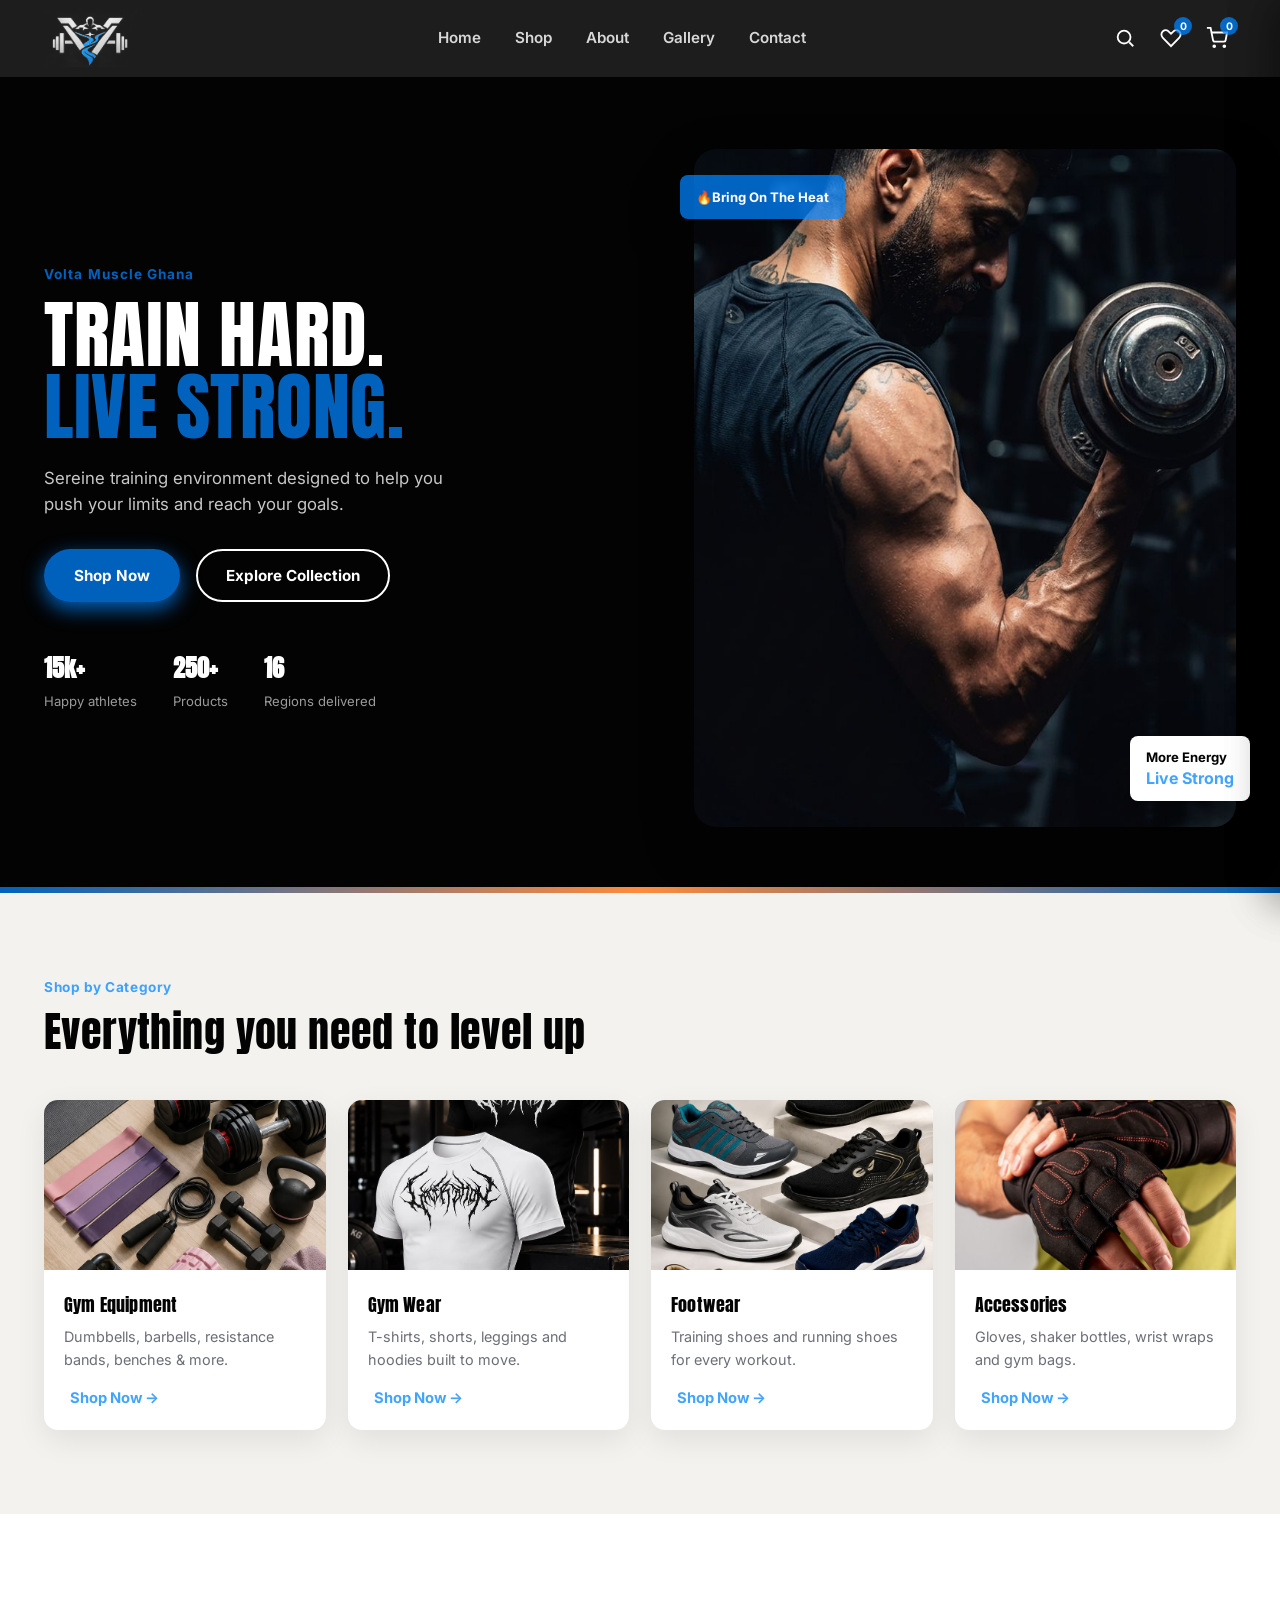
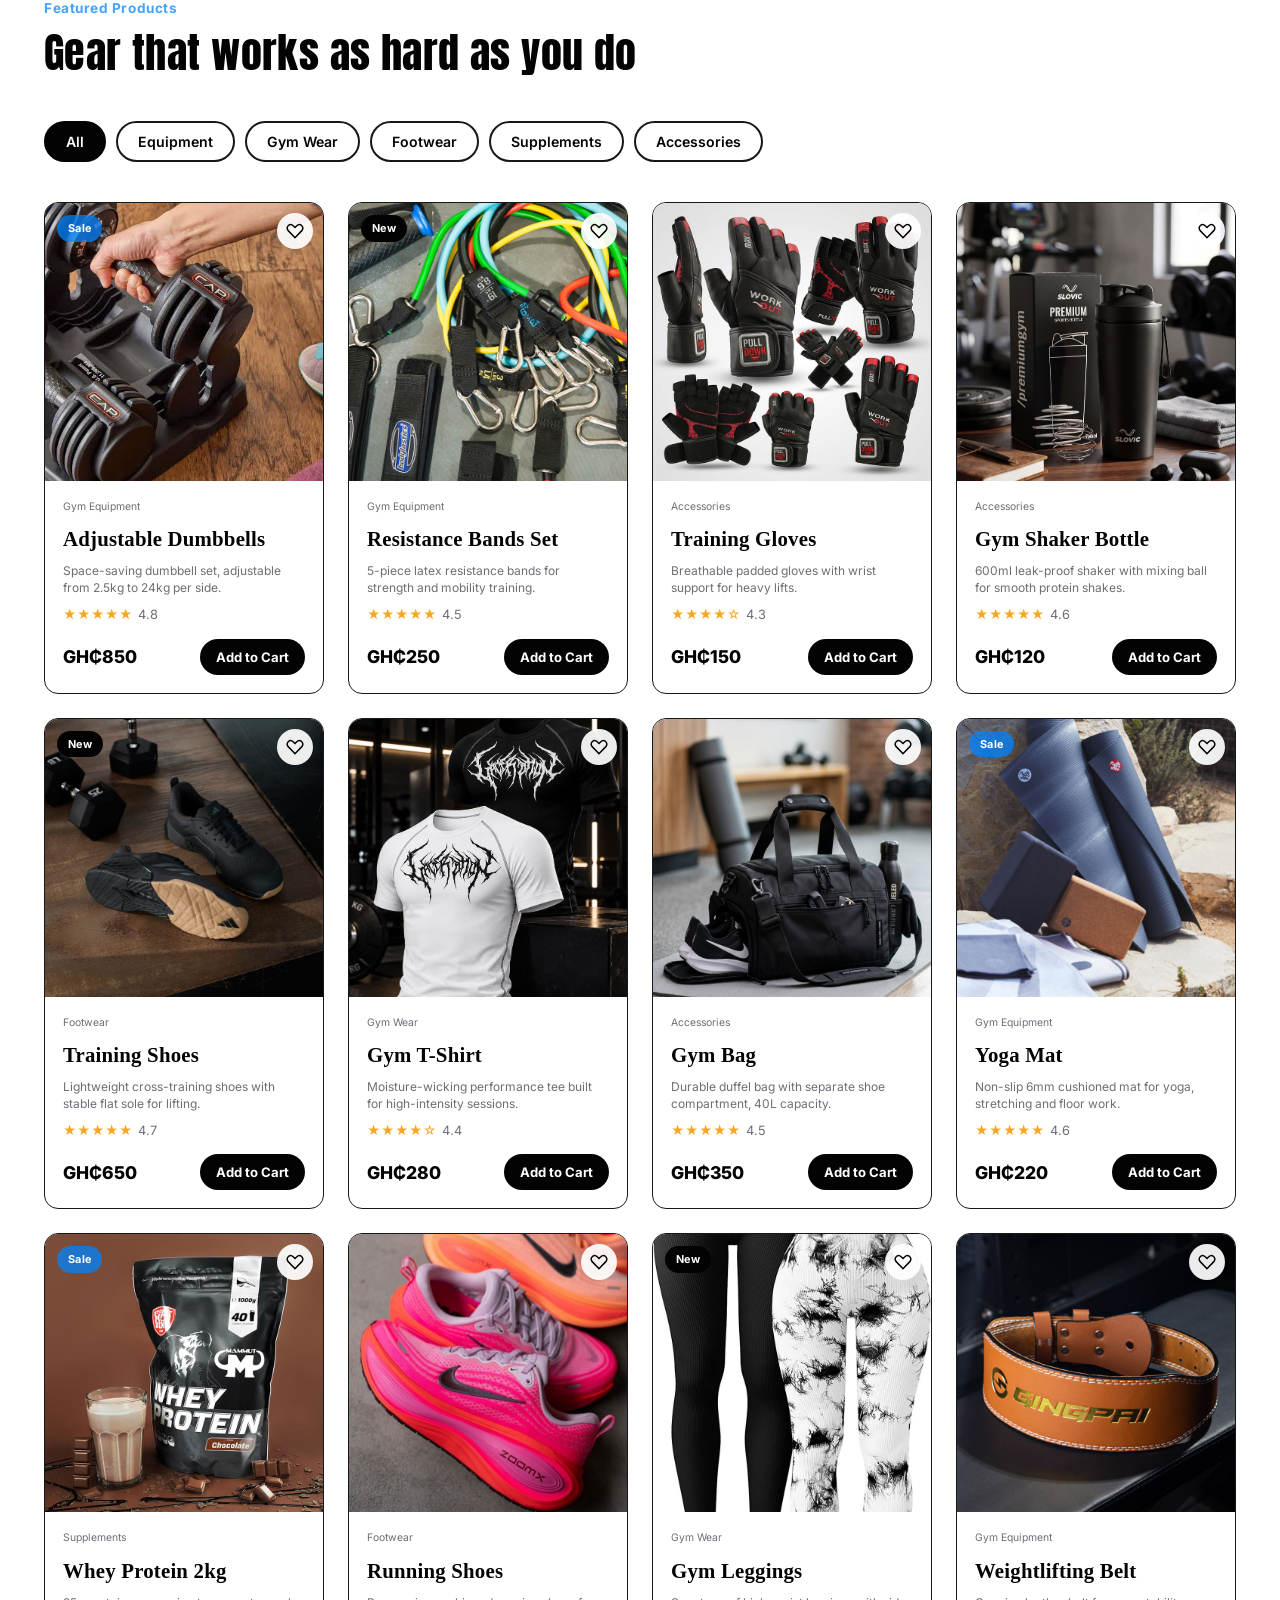
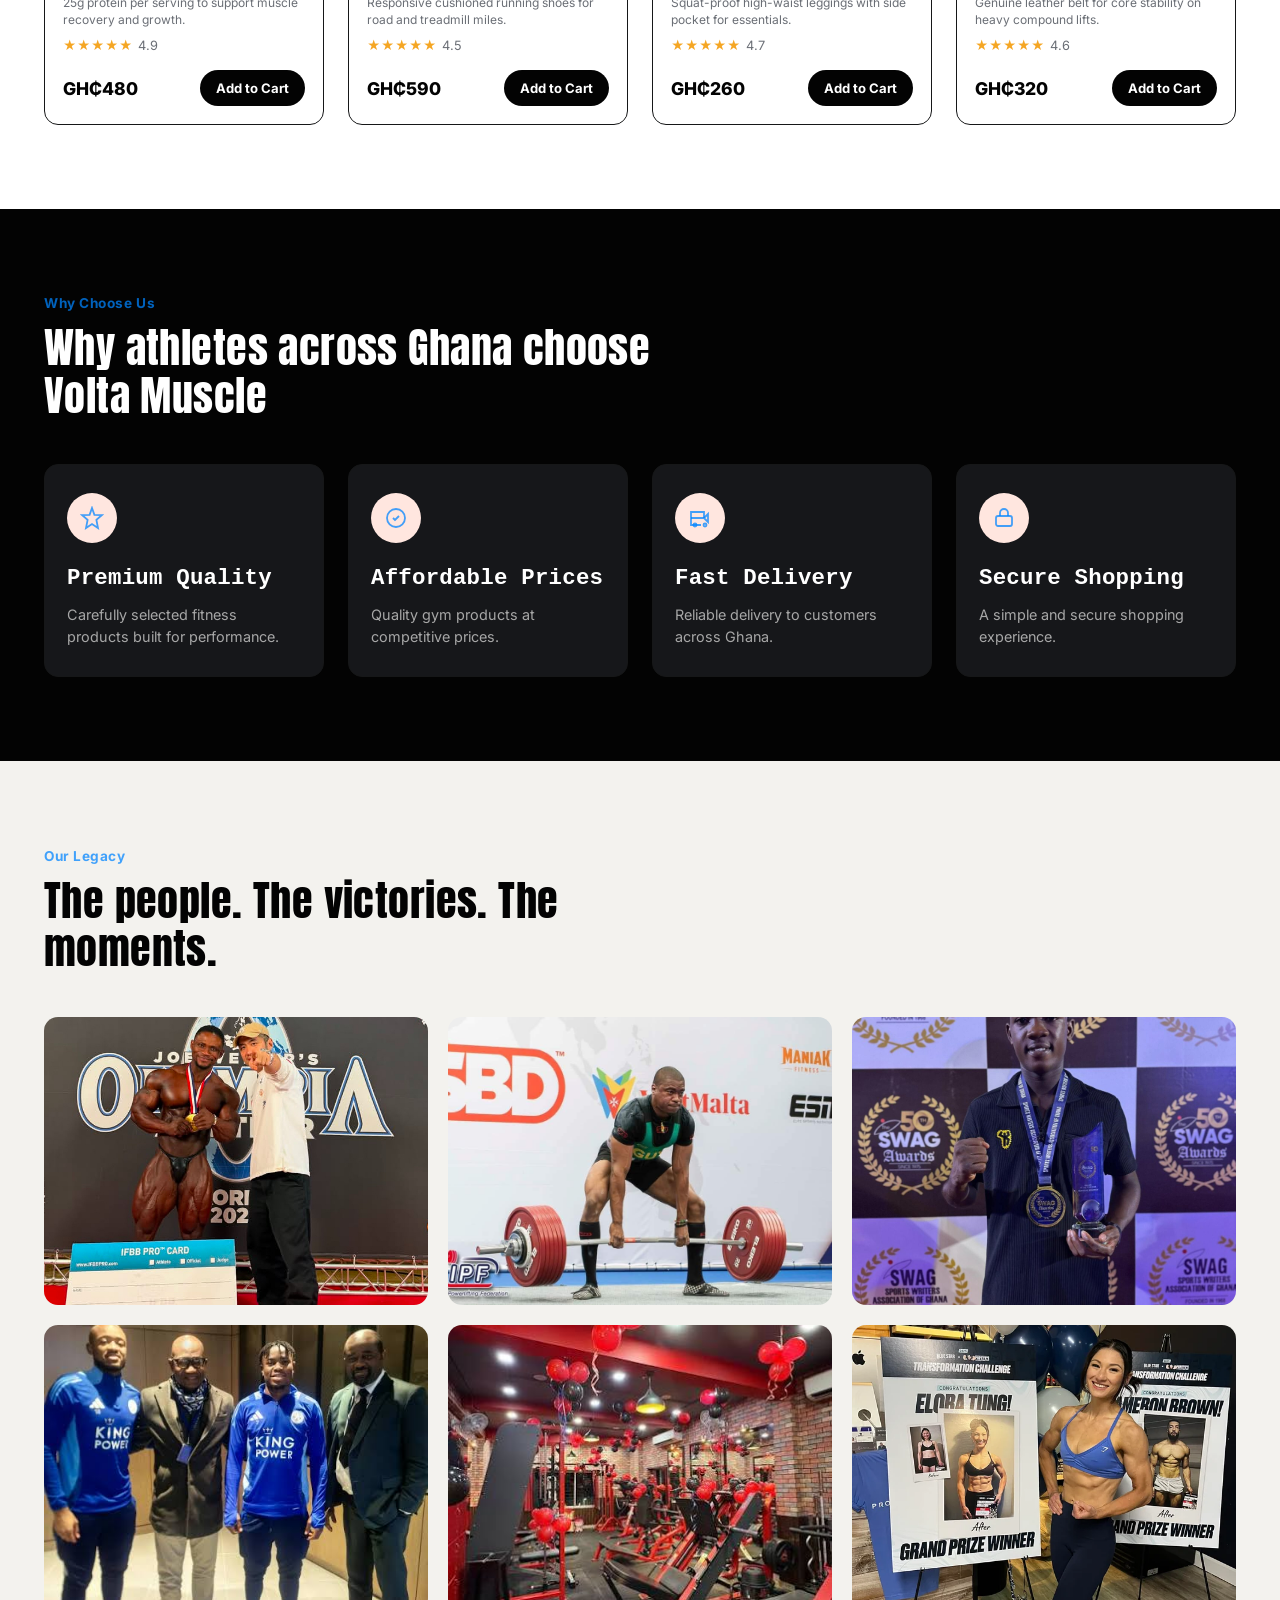
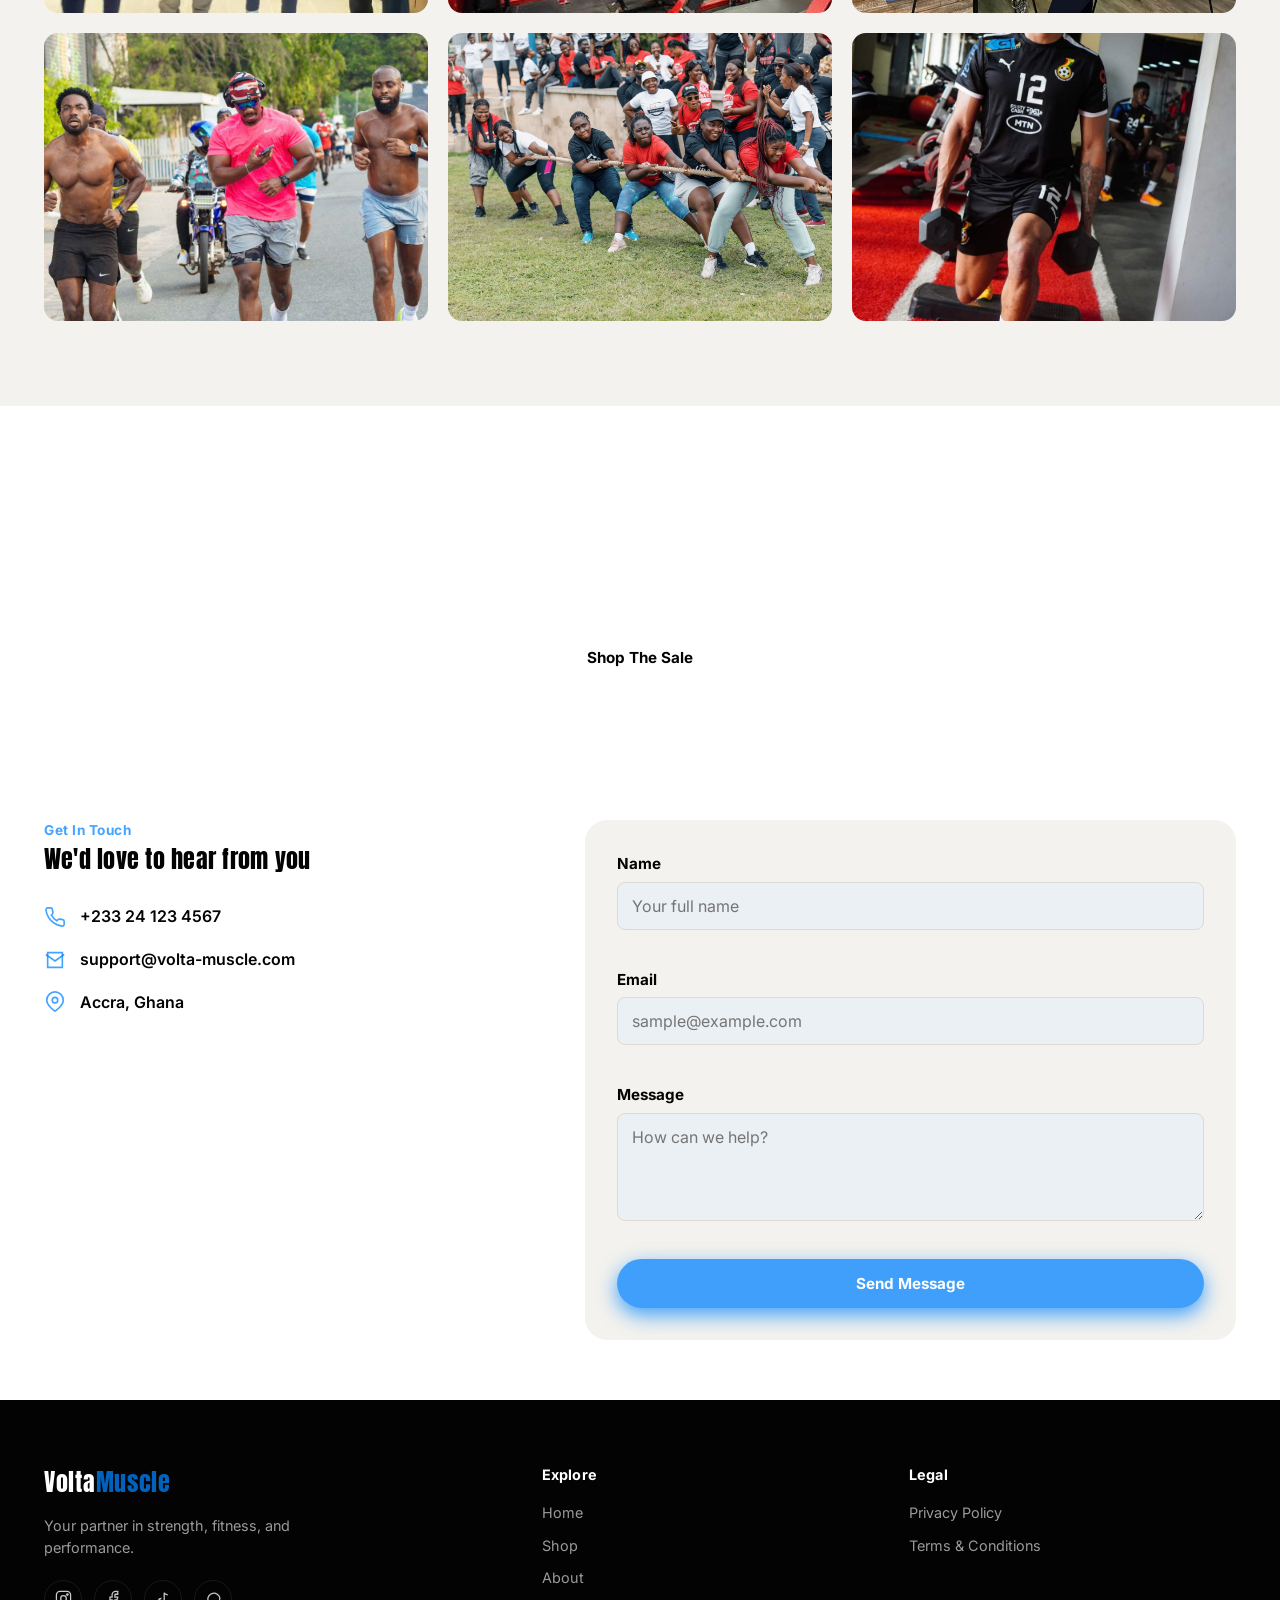
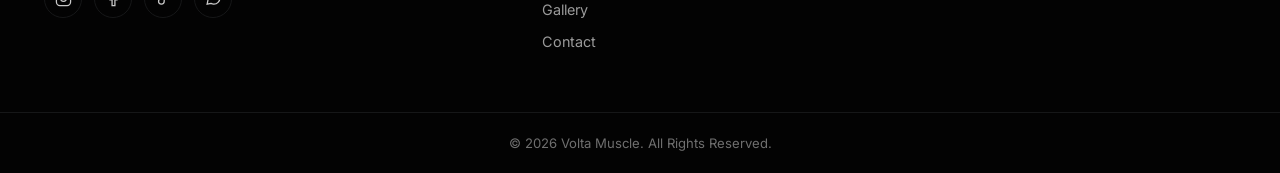
<file: Volta Gym.html>
<!DOCTYPE html>
<html lang="en">
<head>
<meta charset="UTF-8">
<meta name="viewport" content="width=device-width, initial-scale=1.0">
<title>Volta Muscle — Train Hard. Live Strong.</title>
<meta name="description" content="FitShop — Premium fitness gear, gym equipment, apparel and supplements delivered across Ghana.">

<!-- Google Fonts: Anton for bold display headlines, Inter for clean body text -->
<link rel="preconnect" href="https://fonts.googleapis.com">
<link href="https://fonts.googleapis.com/css2?family=Anton&family=Inter:wght@400;500;600;700;800&display=swap" rel="stylesheet">

<link rel="stylesheet" href="style.css">
</head>
<body>

<!-- ============ TOAST NOTIFICATION ============ -->
<div id="toast" class="toast" role="status" aria-live="polite"></div>

<!-- ============ NAVIGATION BAR ============ -->
<header class="navbar" id="navbar">
  <div class="nav-inner">
    <a href="#home" class="logo">
      <img src="./images/Voltarv.png" alt="Volta Muscle Logo" width="93">
    </a>

<!-- nav-sect -->
    <nav class="nav-links" id="navLinks">
      <a href="#home" class="nav-link">Home</a>
      <a href="#shop" class="nav-link">Shop</a>
      <a href="#about" class="nav-link">About</a>
      <a href="#gallery" class="nav-link">Gallery</a>
      <a href="#contact" class="nav-link">Contact</a>
    </nav>

    <div class="nav-actions">
      <button class="icon-btn" id="searchToggle" aria-label="Search products">
        <svg viewBox="0 0 24 24" fill="none" stroke="currentColor" stroke-width="2">
          <circle cx="11" cy="11" r="7"/>
          <line x1="21" y1="21" x2="16.65" y2="16.65"/></svg>
      </button>
      <button class="icon-btn" id="wishlistToggle" aria-label="Open wishlist">
        <svg viewBox="0 0 24 24" fill="none" stroke="currentColor" stroke-width="2"><path d="M20.8 4.6c-1.9-1.6-4.7-1.4-6.4.4L12 7.4l-2.4-2.4c-1.7-1.8-4.5-2-6.4-.4-2.1 1.8-2.2 5-.3 6.9L12 21l9.1-9.5c1.9-1.9 1.8-5.1-.3-6.9z"/></svg>
        <span class="badge" id="wishlistCount"></span>
      </button>
      <button class="icon-btn" id="cartToggle" aria-label="Open cart">
        <svg viewBox="0 0 24 24" fill="none" stroke="currentColor" stroke-width="2"><circle cx="9" cy="21" r="1"/><circle cx="20" cy="21" r="1"/><path d="M1 1h4l2.7 13.4a2 2 0 0 0 2 1.6h9.7a2 2 0 0 0 2-1.6L23 6H6"/></svg>
        <span class="badge" id="cartCount">1</span>
      </button>
      <button class="hamburger" id="hamburger" aria-label="Toggle menu">
      </button>
    </div>
  </div>

  <!-- Search bar (hidden by default, Muscletoggled via JS) -->
  <div class="search-bar" id="searchBar">
    <div class="search-bar-inner">
      <svg viewBox="0 0 24 24" fill="none" stroke="currentColor" stroke-width="2"><circle cx="11" cy="11" r="7"/><line x1="21" y1="21" x2="16.65" y2="16.65"/></svg>
      <input type="text" id="searchInput" placeholder="Search for dumbbells, shoes, protein…" autocomplete="off">
      <button id="searchClose" aria-label="Close search">&times;</button>
    </div>
  </div>
</header>

<!-- ============ HERO SECTION ============ -->
<section class="hero" id="home">
  <div class="hero-grid">
    <div class="hero-content">
      <p class="hero-kicker">Volta Muscle Ghana</p>
      <h1 class="hero-title">
        <span class="line" style="--d:0">TRAIN HARD.</span>
        <span class="line accent" style="--d:1">LIVE STRONG.</span>
      </h1>
      <p class="hero-sub">Sereine training environment designed to help you push your limits and reach your goals.</p>
      <div class="hero-actions">
        <a href="#shop" class="btn btn-primary">Shop Now</a>
        <a href="#categories" class="btn btn-outline">Explore Collection</a>
      </div>
      <div class="hero-stats">
        <div><strong>15k+</strong><span>Happy athletes</span></div>
        <div><strong>250+</strong><span>Products</span></div>
        <div><strong>16</strong><span>Regions delivered</span></div>
      </div>
    </div>
    <div class="hero-visual">
      <img src="./images/workout.jpg" alt="Athlete in a gym" class="hero-img">
      <div class="hero-tag hero-tag-1">🔥Bring On The Heat</div>
      <div class="hero-tag hero-tag-2">More Energy<br><strong>Live Strong</strong></div>
    </div>
  </div>
  <div class="hero-divider"></div>
</section>

<!-- ============ SHOP BY CATEGORY ============ -->
<section class="categories" id="categories">
  <div class="container">
    <div class="section-head">
      <p class="eyebrow">Shop by Category</p>
      <h2>Everything you need to level up</h2>
    </div>
    <div class="category-grid">

      <article class="category-card" data-filter="equipment">
        <img src="./images/bells.jpg" alt="Gym equipment including dumbbells and weight plates">
        <div class="category-card-body">
          <h3>Gym Equipment</h3>
          <p>Dumbbells, barbells, resistance bands, benches &amp; more.</p>
          <button class="btn-link shop-category-btn" data-filter="equipment">Shop Now &rarr;</button>
        </div>
      </article>

      <article class="category-card" data-filter="wear">
        <img src="./images/shirt.jpg" alt="Gym wear including t-shirts and leggings">
        <div class="category-card-body">
          <h3>Gym Wear</h3>
          <p>T-shirts, shorts, leggings and hoodies built to move.</p>
          <button class="btn-link shop-category-btn" data-filter="wear">Shop Now &rarr;</button>
        </div>
      </article>

      <article class="category-card" data-filter="footwear">
        <img src="./images/shoes.jpg" alt="Training and running shoes">
        <div class="category-card-body">
          <h3>Footwear</h3>
          <p>Training shoes and running shoes for every workout.</p>
          <button class="btn-link shop-category-btn" data-filter="footwear">Shop Now &rarr;</button>
        </div>
      </article>

      <article class="category-card" data-filter="accessories">
        <img src="./images/gloves.jpg" alt="Gym accessories including gloves and shaker bottles">
        <div class="category-card-body">
          <h3>Accessories</h3>
          <p>Gloves, shaker bottles, wrist wraps and gym bags.</p>
          <button class="btn-link shop-category-btn" data-filter="accessories">Shop Now &rarr;</button>
        </div>
      </article>

    </div>
  </div>
</section>

<!-- ============ FEATURED PRODUCTS ============ -->
<section class="shop" id="shop">
  <div class="container">
    <div class="section-head">
      <p class="eyebrow">Featured Products</p>
      <h2>Gear that works as hard as you do</h2>
    </div>

    <!-- Category filter buttons -->
    <div class="filter-bar" id="filterBar">
      <button class="filter-btn active" data-filter="all">All</button>
      <button class="filter-btn" data-filter="equipment">Equipment</button>
      <button class="filter-btn" data-filter="wear">Gym Wear</button>
      <button class="filter-btn" data-filter="footwear">Footwear</button>
      <button class="filter-btn" data-filter="supplements">Supplements</button>
      <button class="filter-btn" data-filter="accessories">Accessories</button>
    </div>

    <!-- Product grid populated by JavaScript -->
    <div class="product-grid" id="productGrid"></div>
    <p class="no-results" id="noResults" hidden>No products found. Try another search.</p>
  </div>
</section>

<!-- ============ ABOUT / WHY CHOOSE US ============ -->
<section class="about" id="about">
  <div class="container">
    <div class="section-head">
      <p class="eyebrow">Why Choose Us</p>
      <h2>Why athletes across Ghana choose Volta Muscle</h2>
    </div>
    <div class="feature-grid">
      <div class="feature-card">
        <div class="feature-icon">
          <svg viewBox="0 0 24 24" fill="none" stroke="currentColor" stroke-width="1.8"><path d="M12 2l2.4 6.9L22 9l-5.6 4.8L18 22l-6-4-6 4 1.6-8.2L2 9l7.6-.1z"/></svg>
        </div>
        <h3>Premium Quality</h3>
        <p>Carefully selected fitness products built for performance.</p>
      </div>
      <div class="feature-card">
        <div class="feature-icon">
          <svg viewBox="0 0 24 24" fill="none" stroke="currentColor" stroke-width="1.8"><circle cx="12" cy="12" r="9"/><path d="M9 12l2 2 4-4"/></svg>
        </div>
        <h3>Affordable Prices</h3>
        <p>Quality gym products at competitive prices.</p>
      </div>
      <div class="feature-card">
        <div class="feature-icon">
          <svg viewBox="0 0 24 24" fill="none" stroke="currentColor" stroke-width="1.8"><path d="M3 12h13l4 4V8l-4 4"/><path d="M16 12V6H3v13h10"/><circle cx="7" cy="19" r="1.5"/><circle cx="17" cy="19" r="1.5"/></svg>
        </div>
        <h3>Fast Delivery</h3>
        <p>Reliable delivery to customers across Ghana.</p>
      </div>
      <div class="feature-card">
        <div class="feature-icon">
          <svg viewBox="0 0 24 24" fill="none" stroke="currentColor" stroke-width="1.8"><rect x="4" y="10" width="16" height="10" rx="2"/><path d="M8 10V7a4 4 0 0 1 8 0v3"/></svg>
        </div>
        <h3>Secure Shopping</h3>
        <p>A simple and secure shopping experience.</p>
      </div>
    </div>
  </div>
</section>
<!-- EXISTING CODE -->

</section>

<!-- ========VOLTA MUSCLE GALLERY========== -->

<section class="gallery" id="gallery">
  <div class="container">
    <div class="section-head">
      <p class="eyebrow">Our Legacy</p>
      <h2>The people. The victories. The moments.</h2>
    </div>

    <div class="gallery-grid">
      <button class="gallery-item" data-title="State Championship 2025" data-category="Achievement" data-img="images/gallery/achievement-1.jpg">
        <img src="./images/eric.jpg" alt="Achievement: State Championship 2025">
        <span class="gallery-overlay">
          <span class="gallery-category">Achievement</span>
          <span class="gallery-title">State Championship 2025</span>
        </span>
      </button>

      <button class="gallery-item" data-title="Regional Powerlifting Meet" data-category="Competition" data-img="images/gallery/competition-1.jpg">
        <img src="./images/lift.jpg" alt="Competition: Regional Powerlifting Meet">
        <span class="gallery-overlay">
          <span class="gallery-category">Competition</span>
          <span class="gallery-title">Regional Powerlifting Meet</span>
        </span>
      </button>

      <button class="gallery-item" data-title="Klenam Enoch — Member of the Year" data-category="Athlete" data-img="images/gallery/athlete-1.jpg">
        <img src="./images/member.jpg" alt="Athlete: Klenam Enoch., Member of the Year">
        <span class="gallery-overlay">
          <span class="gallery-category">Athlete</span>
          <span class="gallery-title">Klenam Enoch - Member of the Year</span>
        </span>
      </button>

      <button class="gallery-item" data-title="National Team Visit" data-category="VIP Visit" data-img="images/gallery/vip-1.jpg">
        <img src="./images/nationalv.jpg" alt="VIP Visit: National Team Visit">
        <span class="gallery-overlay">
          <span class="gallery-category">VIP Visit</span>
          <span class="gallery-title">National Team Visit</span>
        </span>
      </button>

      <button class="gallery-item" data-title="5th Anniversary Celebration" data-category="Event" data-img="images/gallery/event-1.jpg">
        <img src="./images/annivesary.jpg" alt="Event: 5th Anniversary Celebration">
        <span class="gallery-overlay">
          <span class="gallery-category">Event</span>
          <span class="gallery-title">5th Anniversary Celebration</span>
        </span>
      </button>

      <button class="gallery-item" data-title="Amina B. — Transformation Winner" data-category="Athlete" data-img="transformation.webp">
        <img src="./images/transformation.webp" alt="Athlete: Amina B., Transformation Winner">
        <span class="gallery-overlay">
          <span class="gallery-category">Athlete</span>
          <span class="gallery-title">Amina B. — Transformation Winner</span>
        </span>
      </button>
      <button class="gallery-item" data-title="Cancer Awareness Walk With Klenny" data-category="Health Walk" data-img="moments.jpg">
        <img src="./images/moments.jpeg" alt="Cancer Awareness Walk With Klenny">
        <span class="gallery-overlay">
          <span class="gallery-category">Health Walk</span>
          <span class="gallery-title">Cancer Awareness Walk With Klenny</span>
        </span>
      </button>
      <button class="gallery-item" data-title="Tag Of War" data-category="Outdoor Events" data-img="tag.jpg">
        <img src="./images/tag.jpg" alt="Tag Of War">
        <span class="gallery-overlay">
          <span class="gallery-category">Outdoor Events</span>
          <span class="gallery-title">Tag Of War</span>
        </span>
      </button>
      <button class="gallery-item" data-title="Training With The Black Stars" data-category="Training Sessions" data-img="star.jpg">
        <img src="./images/star.jpg" alt="Training With The Black Stars">
        <span class="gallery-overlay">
          <span class="gallery-category">Training Sessions</span>
          <span class="gallery-title">Training With The Black Stars</span>
        </span>
      </button>
    </div>
  </div>
</section>

<!-- ============ PROMOTIONAL BANNER ============ -->
<section class="promo">
  <div class="container promo-inner">
    <h2>LEVEL UP YOUR TRAINING</h2>
    <p>Get up to 20% OFF selected fitness products.</p>
    <a href="#shop" class="btn btn-light">Shop The Sale</a>
  </div>
</section>

<!-- ============ CONTACT SECTION ============ -->
<section class="contact" id="contact">
  <div class="container contact-grid">
    <div class="contact-info">
      <p class="eyebrow">Get In Touch</p>
      <h2>We'd love to hear from you</h2>
      <ul class="contact-list">
        <li>
          <svg viewBox="0 0 24 24" fill="none" stroke="currentColor" stroke-width="1.8"><path d="M22 16.9v3a2 2 0 0 1-2.2 2 19.8 19.8 0 0 1-8.6-3.1 19.5 19.5 0 0 1-6-6A19.8 19.8 0 0 1 2.1 4.2 2 2 0 0 1 4.1 2h3a2 2 0 0 1 2 1.7c.1 1 .3 2 .6 2.9a2 2 0 0 1-.5 2.1L8 10a16 16 0 0 0 6 6l1.3-1.2a2 2 0 0 1 2.1-.5c.9.3 1.9.5 2.9.6a2 2 0 0 1 1.7 2z"/></svg>
          <span>+233 24 123 4567</span>
        </li>
        <li>
          <svg viewBox="0 0 24 24" fill="none" stroke="currentColor" stroke-width="1.8"><path d="M4 4h16v16H4z"/><path d="M22 6l-10 7L2 6"/></svg>
          <span>support@volta-muscle.com</span>
        </li>
        <li>
          <svg viewBox="0 0 24 24" fill="none" stroke="currentColor" stroke-width="1.8"><path d="M21 10c0 6-9 12-9 12s-9-6-9-12a9 9 0 0 1 18 0z"/><circle cx="12" cy="10" r="3"/></svg>
          <span>Accra, Ghana</span>
        </li>
      </ul>
    </div>

    <form class="contact-form" id="contactForm" novalidate>
      <div class="form-row">
        <label for="cName">Name</label>
        <input type="text" id="cName" name="name" placeholder="Your full name">
        <span class="form-error" id="cNameError"></span>
      </div>
      <div class="form-row">
        <label for="cEmail">Email</label>
        <input type="email" id="cEmail" name="email" placeholder="sample@example.com">
        <span class="form-error" id="cEmailError"></span>
      </div>
      <div class="form-row">
        <label for="cMessage">Message</label>
        <textarea id="cMessage" name="message" rows="4" placeholder="How can we help?"></textarea>
        <span class="form-error" id="cMessageError"></span>
      </div>
      <button type="submit" class="btn btn-primary btn-block">Send Message</button>
    </form>
  </div>
</section>

<!-- ============ FOOTER ============ -->
<footer class="footer">
  <div class="container footer-grid">
    <div class="footer-brand">
      <a href="#home" class="logo">Volta<span>Muscle</span></a>
      <p>Your partner in strength, fitness, and performance.</p>
      <div class="social-icons">
        <a href="#" aria-label="Instagram">
          <svg viewBox="0 0 24 24" fill="none" stroke="currentColor" stroke-width="1.8"><rect x="2" y="2" width="20" height="20" rx="5"/><circle cx="12" cy="12" r="4"/><circle cx="17.5" cy="6.5" r="1"/></svg>
        </a>
        <a href="#" aria-label="Facebook">
          <svg viewBox="0 0 24 24" fill="none" stroke="currentColor" stroke-width="1.8"><path d="M18 2h-3a5 5 0 0 0-5 5v3H7v4h3v8h4v-8h3l1-4h-4V7a1 1 0 0 1 1-1h3z"/></svg>
        </a>
        <a href="#" aria-label="TikTok">
          <svg viewBox="0 0 24 24" fill="none" stroke="currentColor" stroke-width="1.8"><path d="M9 12a4 4 0 1 0 4 4V4c1 2 3 3 5 3"/></svg>
        </a>
        <a href="#" aria-label="WhatsApp">
          <svg viewBox="0 0 24 24" fill="none" stroke="currentColor" stroke-width="1.8"><path d="M21 11.5a8.4 8.4 0 0 1-8.5 8.4 8.5 8.5 0 0 1-4.1-1L3 20l1.1-5.2a8.4 8.4 0 1 1 16.9-3.3z"/></svg>
        </a>
      </div>
    </div>

    <div class="footer-links">
      <h4>Explore</h4>
      <a href="#home">Home</a>
      <a href="#shop">Shop</a>
      <a href="#about">About</a>
      <a href="#gallery">Gallery</a>
      <a href="#contact">Contact</a>
    </div>

    <div class="footer-links">
      <h4>Legal</h4>
      <a href="#" id="privacyLink">Privacy Policy</a>
      <a href="#" id="termsLink">Terms &amp; Conditions</a>
    </div>
  </div>
  <div class="footer-bottom">
    <p>&copy; 2026 Volta Muscle. All Rights Reserved.</p>
  </div>
</footer>

<!-- ============ CART DRAWER ============ -->
<div class="overlay" id="overlay"></div>

<aside class="cart-drawer" id="cartDrawer" aria-label="Shopping cart">
  <div class="cart-header">
    <h3>Your Cart</h3>
    <button class="icon-btn" id="cartClose" aria-label="Close cart">&times;</button>
  </div>

  <div class="cart-body" id="cartBody">
    <!-- Cart items injected by JS -->
  </div>

  <div class="cart-footer" id="cartFooter">
    <div class="cart-row"><span>Subtotal</span><span id="cartSubtotal">GH₵0</span></div>
    <div class="cart-row"><span>Delivery</span><span id="cartDelivery">GH₵0</span></div>
    <div class="cart-row cart-total"><span>Total</span><span id="cartTotal">GH₵0</span></div>
    <div class="cart-actions">
      <button class="btn btn-outline btn-block" id="continueShoppingBtn">Continue Shopping</button>
      <button class="btn btn-primary btn-block" id="checkoutBtn">Checkout</button>
    </div>
    <button class="btn-link cart-clear" id="clearCartBtn">Clear Cart</button>
  </div>
</aside>

<!-- ============ WISHLIST DRAWER ============ -->
<aside class="cart-drawer" id="wishlistDrawer" aria-label="Wishlist">
  <div class="cart-header">
    <h3>Your Wishlist</h3>
    <button class="icon-btn" id="wishlistClose" aria-label="Close wishlist">&times;</button>
  </div>
  <div class="cart-body" id="wishlistBody">
    <!-- Wishlist items injected by JS -->
  </div>
</aside>

<!-- ============ CHECKOUT MODAL ============ -->
<div class="modal-overlay" id="checkoutOverlay">
  <div class="modal" id="checkoutModal">
    <button class="icon-btn modal-close" id="checkoutClose" aria-label="Close checkout">&times;</button>

    <div id="checkoutFormWrap">
      <h3 class="modal-title">Checkout</h3>
      <p class="modal-sub">Fill in your details to complete your order.</p>

      <form id="checkoutForm" novalidate>
        <div class="form-row">
          <label for="fullName">Full Name</label>
          <input type="text" id="fullName" placeholder="Kwabena Kwaku">
          <span class="form-error" id="fullNameError"></span>
        </div>
        <div class="form-row">
          <label for="email">Email</label>
          <input type="email" id="email" placeholder="sample@example.com">
          <span class="form-error" id="emailError"></span>
        </div>
        <div class="form-row">
          <label for="phone">Phone Number</label>
          <input type="tel" id="phone" placeholder="024 123 4567">
          <span class="form-error" id="phoneError"></span>
        </div>
        <div class="form-row">
          <label for="address">Delivery Address</label>
          <input type="text" id="address" placeholder="House No, Street, Area">
          <span class="form-error" id="addressError"></span>
        </div>
        <div class="form-row">
          <label for="region">Region</label>
          <select id="region">
            <option value="">Select region</option>
            <option>Greater Accra</option>
            <option>Ashanti</option>
            <option>Western</option>
            <option>Eastern</option>
            <option>Central</option>
            <option>Volta</option>
            <option>Northern</option>
            <option>Bono</option>
            <option>Ahafo</option>
            <option>Upper East</option>
            <option>Upper West</option>
          </select>
          <span class="form-error" id="regionError"></span>
        </div>

        <div class="form-row">
          <label>Payment Method</label>
          <div class="payment-options">
            <label class="payment-option">
              <input type="radio" name="payment" value="MTN Mobile Money" checked>
              <span>MTN Mobile Money</span>
            </label>
            <label class="payment-option">
              <input type="radio" name="payment" value="Telecel Cash">
              <span>Telecel Cash</span>
            </label>
            <label class="payment-option">
              <input type="radio" name="payment" value="AT Mobile Money">
              <span>AT Mobile Money</span>
            </label>
            <label class="payment-option">
              <input type="radio" name="payment" value="Visa / Mastercard">
              <span>Visa / Mastercard</span>
            </label>
            <label class="payment-option">
              <input type="radio" name="payment" value="Cash on Delivery">
              <span>Cash on Delivery</span>
            </label>
          </div>
        </div>

        <div class="checkout-summary" id="checkoutSummary"></div>

        <button type="submit" class="btn btn-primary btn-block">Place Order</button>
      </form>
    </div>

    <!-- Order confirmation view -->
    <div id="orderConfirmation" class="order-confirmation" hidden>
      <div class="confirm-icon">
        <svg viewBox="0 0 24 24" fill="none" stroke="currentColor" stroke-width="2"><circle cx="12" cy="12" r="10"/><path d="M8 12l3 3 5-6"/></svg>
      </div>
      <h3>ORDER CONFIRMED!</h3>
      <p>Thank you for shopping with Volta Muscle. Your order has been received.</p>
      <p class="order-number">Order No: <strong id="orderNumber"></strong></p>
      <button class="btn btn-primary" id="closeConfirmationBtn">Continue Shopping</button>
    </div>
  </div>
</div>

<!-- ============ SIMPLE LEGAL MODAL (Privacy / Terms) ============ -->
<div class="modal-overlay" id="legalOverlay">
  <div class="modal modal-small">
    <button class="icon-btn modal-close" id="legalClose" aria-label="Close">&times;</button>
    <h3 class="modal-title" id="legalTitle"></h3>
    <p id="legalBody" class="modal-sub"></p>
  </div>
</div>

<script src="script.js"></script>
</body>
</html>
</file>
<file: style.css>
/* =========================================================
   FITSHOP — STYLESHEET
   Design tokens: black / white / dark gray + one accent (orange-red)
   Typography: Anton (display) + Inter (body)
   ========================================================= */

:root {
  --black: #030303;
  --dark: #16171a;
  --dark-2: #1f2023;
  --gray: #6b6f76;
  --gray-light: #9a9ea6;
  --line: #161718;
  --light: #f3f2ee;
  --white: #ffffff;
  --accent: rgba(0, 132, 255, 0.741);
  --accent-dark: rgb(15, 214, 15, 214, 15);
  --accent-soft: #ffe6df;

  --font-display: 'Anton', sans-serif;
  --font-body: 'Inter', sans-serif;

  --radius-sm: 8px;
  --radius: 14px;
  --radius-lg: 22px;

  --shadow: 0 10px 30px rgba(0, 0, 0, .08);
  --shadow-strong: 0 20px 50px rgba(0, 0, 0, .35);

  --container: 1240px;
  --nav-h: 76px;
}

/* ---------- Reset ---------- */
*,
*::before,
*::after {
  box-sizing: border-box;
}

html {
  scroll-behavior: smooth;
  animation-duration: 0.3s;
}

body {
  margin: 0;
  font-family: var(--font-body);
  color: var(--black);
  background: var(--white);
  line-height: 1.55;
  -webkit-font-smoothing: antialiased;
}

img {
  max-width: 100%;
  display: block;
}

a {
  color: inherit;
  text-decoration: none;
}

button {
  font-family: inherit;
  cursor: pointer;
  border: none;
  background: none;
}

input,
select,
textarea {
  font-family: inherit;
  font-size: 1rem;
}

ul {
  list-style: none;
  margin: 0;
  padding: 0;
}

h1,
h2,
h3,
h4 {
  margin: 0;
  font-family: var(--font-display);
  font-weight: 400;
  letter-spacing: .01em;
}

p {
  margin: 0;
}

@media (prefers-reduced-motion: reduce) {
  * {
    animation-duration: 0.011ms !important;
    transition-duration: 0.011ms !important;
    scroll-behavior: auto !important;
  }
}

.container {
  max-width: var(--container);
  margin: 0 auto;
  padding: 0 24px;
}

.section-head {
  max-width: 620px;
  margin-bottom: 44px;
}

.section-head h2 {
  font-size: clamp(1.8rem, 3.4vw, 2.6rem);
  margin-top: 10px;
  line-height: 1.15;
}

.eyebrow {
  color: var(--accent);
  font-weight: 700;
  font-size: .85rem;
  letter-spacing: .04em;
  margin: 0;
}

/* ---------- Buttons ---------- */
.btn {
  display: inline-flex;
  align-items: center;
  justify-content: center;
  padding: 15px 30px;
  border-radius: 999px;
  font-weight: 700;
  font-size: .95rem;
  transition: transform .18s ease,
    box-shadow .18s ease,
    background .18s ease,
    color .18s ease;
  white-space: nowrap;
}

.btn:active {
  transform: scale(.97);
}

.btn-primary {
  background: var(--accent);
  color: #fff;

  box-shadow: 0 7px 20px rgba(0, 132, 255, 0.741);
}

.btn-primary:hover {
  background: var(--accent-dark);
  box-shadow: 0 10px 28px rgba(12, 6, 5, 0.45);
}

.btn-outline {
  background: transparent;
  color: var(--black);
  border: 2px solid var(--black);
  padding: 13px 28px;
}

.btn-outline:hover {
  background: var(--black);
  color: #fff;
}

.btn-light {
  background: #fff;
  color: var(--black);
}

.btn-light:hover {
  background: var(--black);
  color: #fff;
}

.btn-block {
  width: 100%;
}

.btn-link {
  color: var(--accent);
  font-weight: 700;
  font-size: .92rem;
}

.btn-link:hover {
  text-decoration: underline;
}

/* =========================================================
   NAVBAR
   ========================================================= */
.navbar {
  position: sticky;
  top: 0;
  z-index: 200;
  background: rgba(10, 10, 10, .92);
  backdrop-filter: blur(10px);
  color: #fff;
}

.nav-inner {
  max-width: var(--container);
  margin: 0 auto;
  padding: 0 24px;
  height: var(--nav-h);
  display: flex;
  align-items: center;
  justify-content: space-between;
  gap: 20px;
}

.logo {
  font-family: var(--font-display);
  font-size: 1.5rem;
  letter-spacing: .03em;
  color: #fff;
}

.logo span {
  color: var(--accent);
}

.nav-links {
  display: flex;
  gap: 34px;
}

.nav-link {
  font-weight: 600;
  font-size: .95rem;
  color: #d8d8d8;
  transition: color .15s ease;
  position: relative;
}

.nav-link:hover {
  color: #fff;
}

.nav-actions {
  display: flex;
  align-items: center;
  gap: 8px;
}

.icon-btn {
  position: relative;
  color: #fff;
  padding: 8px;
  border-radius: 50%;
  transition: background .15s ease;
}

.icon-btn:hover {
  background: rgba(3, 3, 3, 0.12);
}

.icon-btn svg {
  width: 22px;
  height: 22px;
  display: block;
}

.badge {
  position: absolute;
  top: -2px;
  right: -2px;
  background: var(--accent);
  color: #fff;
  font-size: .65rem;
  font-weight: 700;
  min-width: 18px;
  height: 18px;
  border-radius: 999px;
  display: flex;
  align-items: center;
  justify-content: center;
  padding: 0 4px;
}

.hamburger {
  display: none;
  flex-direction: column;
  gap: 5px;
  padding: 8px;
}

.hamburger span {
  width: 24px;
  height: 2px;
  background: #fff;
  border-radius: 2px;
  transition: all .25s ease;
}

.hamburger.open span:nth-child(1) {
  transform: translateY(7px) rotate(45deg);
}

.hamburger.open span:nth-child(2) {
  opacity: 0;
}

.hamburger.open span:nth-child(3) {
  transform: translateY(-7px) rotate(-45deg);
}

/* Search bar */
.search-bar {
  max-height: 0;
  overflow: hidden;
  transition: max-height .3s ease;
  border-top: 1px solid transparent;
}

.search-bar.open {
  max-height: 80px;
  border-top-color: rgba(255, 255, 255, .12);
}

.search-bar-inner {
  max-width: var(--container);
  margin: 0 auto;
  padding: 14px 24px;
  display: flex;
  align-items: center;
  gap: 12px;
}

.search-bar-inner svg {
  width: 20px;
  height: 20px;
  color: var(--gray-light);
  flex-shrink: 0;
}

.search-bar-inner input {
  flex: 1;
  background: transparent;
  border: none;
  outline: none;
  color: #fff;
  font-size: 1rem;
}

.search-bar-inner input::placeholder {
  color: #8b8b8b;
}

#searchClose {
  color: #fff;
  font-size: 1.4rem;
  padding: 0 6px;
}

/* =========================================================
   HERO
   ========================================================= */
.hero {
  background: var(--black);
  color: #fff;
  position: relative;
  overflow: hidden;
}

.hero-grid {
  max-width: var(--container);
  margin: 0 auto;
  padding: 72px 24px 60px;
  display: grid;
  grid-template-columns: 1.05fr .95fr;
  gap: 50px;
  align-items: center;
}

.hero-kicker {
  color: var(--accent);
  font-weight: 700;
  font-size: .85rem;
  letter-spacing: .08em;
  margin-bottom: 14px;
  opacity: 0;
  animation: fadeUp .6s ease forwards;
  animation-delay: .05s;
}

.hero-title {
  font-size: clamp(2.6rem, 6vw, 4.6rem);
  line-height: .98;
}

.hero-title .line {
  display: block;
  opacity: 0;
  animation: fadeUp .7s ease forwards;
  animation-delay: calc(var(--d) * .12s + .1s);
}

.hero-title .accent {
  color: var(--accent);
}

.hero-sub {
  margin-top: 22px;
  max-width: 440px;
  color: #c7c7c7;
  font-size: 1.05rem;
  opacity: 0;
  animation: fadeUp .7s ease forwards;
  animation-delay: .38s;
}

.hero-actions {
  margin-top: 32px;
  display: flex;
  gap: 16px;
  flex-wrap: wrap;
  opacity: 0;
  animation: fadeUp .7s ease forwards;
  animation-delay: .48s;
}

.hero .btn-outline {
  border-color: #fff;
  color: #fff;
}

.hero .btn-outline:hover {
  background: #fff;
  color: var(--black);
}

.hero-stats {
  margin-top: 48px;
  display: flex;
  gap: 36px;
  opacity: 0;
  animation: fadeUp .7s ease forwards;
  animation-delay: .58s;
}

.hero-stats strong {
  display: block;
  font-family: var(--font-display);
  font-size: 1.5rem;
}

.hero-stats span {
  color: #9a9a9a;
  font-size: .82rem;
}

.hero-visual {
  position: relative;
  opacity: 0;
  animation: fadeIn .9s ease forwards;
  animation-delay: .3s;
}

.hero-img {
  width: 100%;
  aspect-ratio: 4/5;
  object-fit: cover;
  border-radius: var(--radius-lg);
  box-shadow: var(--shadow-strong);
}

.hero-tag {
  position: absolute;
  background: #fff;
  color: var(--black);
  padding: 12px 16px;
  border-radius: var(--radius-sm);
  font-size: .82rem;
  font-weight: 700;
  box-shadow: var(--shadow-strong);
}

.hero-tag-1 {
  top: 26px;
  left: -14px;
  background: var(--accent);
  color: #fff;
}

.hero-tag-2 {
  bottom: 26px;
  right: -14px;
  line-height: 1.4;
}

.hero-tag-2 strong {
  color: var(--accent);
  font-size: 1rem;
}

.hero-divider {
  height: 6px;
  background: linear-gradient(90deg, var(--accent), #ff8a3d, var(--accent));
}

@keyframes fadeUp {
  from {
    opacity: 0;
    transform: translateY(18px);
  }

  to {
    opacity: 1;
    transform: none;
  }
}

@keyframes fadeIn {
  from {
    opacity: 0;
    transform: scale(.97);
  }

  to {
    opacity: 1;
    transform: none;
  }
}

/* =========================================================
   CATEGORIES
   ========================================================= */
.categories {
  padding: 84px 0;
  background: var(--light);
}

.category-grid {
  display: grid;
  grid-template-columns: repeat(4, 1fr);
  gap: 22px;
}

.category-card {
  background: #fff;
  border-radius: var(--radius);
  overflow: hidden;
  box-shadow: var(--shadow);
  transition: transform .25s ease, box-shadow .25s ease;
}

.category-card:hover {
  transform: translateY(-6px);
  box-shadow: 0 20px 40px rgba(0, 0, 0, .14);
}

.category-card img {
  width: 100%;
  height: 170px;
  object-fit: cover;
}

.category-card-body {
  padding: 20px;
}

.category-card-body h3 {
  font-size: 1.15rem;
  margin-bottom: 8px;
}

.category-card-body p {
  color: var(--gray);
  font-size: .9rem;
  margin-bottom: 14px;
  min-height: 40px;
}

/* =========================================================
   SHOP / PRODUCTS
   ========================================================= */
.shop {
  padding: 84px 0;
}

.filter-bar {
  display: flex;
  gap: 10px;
  flex-wrap: wrap;
  margin-bottom: 40px;
}

.filter-btn {
  padding: 10px 20px;
  border-radius: 999px;
  border: 2px solid var(--line);
  color: var(--black);
  font-weight: 600;
  font-size: .88rem;
  transition: all .18s ease;
}

.filter-btn:hover {
  border-color: var(--accent);
  color: var(--accent);
}

.filter-btn.active {
  background: var(--black);
  border-color: var(--black);
  color: #fff;
}

.product-grid {
  display: grid;
  grid-template-columns: repeat(4, 1fr);
  gap: 24px;
}

.no-results {
  text-align: center;
  padding: 60px 0;
  color: var(--gray);
  font-size: 1.05rem;
}

.product-card {
  background: #fff;
  border: 1px solid var(--line);
  border-radius: var(--radius);
  overflow: hidden;
  display: flex;
  flex-direction: column;
  transition: transform .25s ease, box-shadow .25s ease, border-color .25s ease;
  opacity: 0;
  transform: translateY(14px);
  animation: fadeUp .5s ease forwards;
}

.product-card:hover {
  transform: translateY(-6px);
  box-shadow: var(--shadow);
  border-color: transparent;
}

.product-media {
  position: relative;
  aspect-ratio: 1/1;
  overflow: hidden;
  background: #f2f2f0;
}

.product-media img {
  width: 100%;
  height: 100%;
  object-fit: cover;
  transition: transform .4s ease;
}

.product-card:hover .product-media img {
  transform: scale(1.06);
}

.product-badge {
  position: absolute;
  top: 12px;
  left: 12px;
  padding: 5px 11px;
  border-radius: 999px;
  font-size: .68rem;
  font-weight: 700;
  color: #fff;
  letter-spacing: .03em;
}

.badge-sale {
  background: var(--accent);
}

.badge-new {
  background: var(--black);
}

.wishlist-btn {
  position: absolute;
  top: 10px;
  right: 10px;
  width: 36px;
  height: 36px;
  border-radius: 50%;
  background: rgba(255, 255, 255, .92);
  display: flex;
  align-items: center;
  justify-content: center;
  transition: transform .15s ease, background .15s ease;
}

.wishlist-btn:hover {
  transform: scale(1.08);
}

.wishlist-btn svg {
  width: 18px;
  height: 18px;
  color: var(--black);
  transition: all .15s ease;
}

.wishlist-btn.active svg {
  color: var(--accent);
  fill: var(--accent);
}

.product-body {
  padding: 18px;
  display: flex;
  flex-direction: column;
  gap: 8px;
  flex: 1;
}

.product-cat {
  font-size: .65rem;
  color: var(--gray);
  text-transform: capitalize;
}

.product-name {
  font-family: Cambria,
    Cochin, Georgia, Times, 'Times New Roman', serif;
  font-weight: 900;
  font-size: 1.3rem;
}

.product-desc {
  color: var(--gray);
  font-size: 0.75rem;
  line-height: 1.4;
}

.product-rating {
  display: flex;
  align-items: center;
  gap: 5px;
  font-size: .8rem;
  color: var(--gray);
}

.product-rating .stars {
  color: #f5a623;
  letter-spacing: 1px;
}

.product-footer {
  margin-top: auto;
  display: flex;
  align-items: center;
  justify-content: space-between;
  gap: 10px;
  padding-top: 6px;
}

.product-price {
  font-weight: 800;
  font-size: 1.1rem;
}

.add-cart-btn {
  background: var(--black);
  color: #fff;
  padding: 10px 16px;
  border-radius: 999px;
  font-weight: 700;
  font-size: .82rem;
  transition: background .18s ease, transform .15s ease;
}

.add-cart-btn:hover {
  background: var(--accent);
}

.add-cart-btn:active {
  transform: scale(.95);
}

/* =========================================================
   ABOUT / FEATURES
   ========================================================= */
.about {
  padding: 84px 0;
  background: var(--black);
  color: #fff;
}

.about .eyebrow {
  color: var(--accent);
}

.feature-grid {
  display: grid;
  grid-template-columns: repeat(4, 1fr);
  gap: 24px;
}

.feature-card {
  background: var(--dark);
  border-radius: var(--radius);
  padding: 28px 22px;
  border: 1px solid var(--line);
  transition: transform .25s ease, border-color .25s ease;
}

.feature-card:hover {
  transform: translateY(-6px);
  border-color: var(--accent);
}

.feature-icon {
  width: 50px;
  height: 50px;
  border-radius: 50%;
  background: var(--accent-soft);
  color: var(--accent);
  display: flex;
  align-items: center;
  justify-content: center;
  margin-bottom: 18px;
}

.feature-icon svg {
  width: 24px;
  height: 24px;
}

.feature-card h3 {
  font-family: 'Courier New', Courier, monospace;
  font-size: 1.4rem;
  font-weight: 900;
  margin-bottom: 8px;
}

.feature-card p {
  color: #a7a7a7;
  font-size: .9rem;
}

/*======== VOLTA MUSCLE GALLERY========= */

.gallery {
  padding: 85px 0;
  background: var(--light);
}

.gallery-grid {
  display: grid;
  grid-template-columns: repeat(3, 1fr);
  gap: 20px;
}

.gallery-item {
  position: relative;
  aspect-ratio: 4/3;
  border-radius: var(--radius);
  overflow: hidden;
  border: none;
  padding: 0;
  cursor: pointer;
  background: var(--dark);
  transition: transform .25s ease, box-shadow .25s ease;
}

.gallery-item:hover {
  transform: translateY(-6px);
  box-shadow: var(--shadow);
}

.gallery-item img {
  width: 100%;
  height: 100%;
  object-fit: cover;
  transition: transform .4s ease;
}

.gallery-item:hover img {
  transform: scale(1.08);
}

.gallery-overlay {
  position: absolute;
  inset: 0;
  display: flex;
  flex-direction: column;
  justify-content: flex-end;
  align-items: flex-start;
  padding: 18px;
  text-align: left;
  background: linear-gradient(to top, rgba(10, 10, 10, .85) 0%, rgba(10, 10, 10, 0) 60%);
  opacity: 0;
  transform: translateY(8px);
  transition: opacity .25s ease, transform .25s ease;
}

.gallery-item:hover .gallery-overlay,
.gallery-item:focus-visible .gallery-overlay {
  opacity: 1;
  transform: translateY(0);
}

.gallery-category {
  color: var(--accent);
  font-weight: 700;
  font-size: .72rem;
  letter-spacing: .04em;
  text-transform: uppercase;
}

.gallery-title {
  color: #fff;
  font-weight: 700;
  font-size: .95rem;
  margin-top: 4px;
}

/* Lightbox modal (extends existing .modal-overlay / .modal system) */
.modal-gallery {
  max-width: 720px;
  padding: 0;
  overflow: hidden;
}

.modal-gallery img {
  width: 100%;
  max-height: 70vh;
  object-fit: cover;
  display: block;
}

.gallery-lightbox-caption {
  padding: 20px 24px 26px;
}

.gallery-lightbox-caption h3 {
  font-family: var(--font-body);
  font-weight: 800;
  font-size: 1.15rem;
  margin-top: 6px;
}

@media (max-width: 1024px) {
  .gallery-grid {
    grid-template-columns: repeat(2, 1fr);
  }
}

@media (max-width: 440px) {
  .gallery-grid {
    grid-template-columns: 1fr;
  }

  .gallery {
    padding: 56px 0;
  }
}

/* =========================================================
   PROMO BANNER
   ========================================================= */
.promo {
  background: linear-gradient(120deg, var(--accent-dark), var(--accent) 60%, #ff8a3d);
  color: #fff;
  padding: 76px 0;
  text-align: center;
}

.promo-inner h2 {
  font-size: clamp(2rem, 4.5vw, 3.2rem);
}

.promo-inner p {
  margin-top: 14px;
  font-size: 1.1rem;
  opacity: .95;
}

.promo-inner .btn {
  margin-top: 28px;
}

/* =========================================================
   CONTACT
   ========================================================= */
.contact {
  padding: 60px 0;
}

.contact-grid {
  display: grid;
  grid-template-columns: .85fr 1.15fr;
  gap: 60px;
  align-items: start;
}

.contact-list {
  margin-top: 26px;
  display: flex;
  flex-direction: column;
  gap: 18px;
}

.contact-list li {
  display: flex;
  align-items: center;
  gap: 14px;
  font-weight: 600;
}

.contact-list svg {
  width: 22px;
  height: 22px;
  color: var(--accent);
  flex-shrink: 0;
}

.contact-form {
  background: var(--light);
  padding: 32px;
  border-radius: var(--radius-lg);
}

.form-row {
  margin-bottom: 18px;
  display: flex;
  flex-direction: column;
  gap: 6px;
}

.form-row label {
  font-weight: 700;
  font-size: .95rem;
}

.form-row input,
.form-row select,
.form-row textarea {
  padding: 13px 14px;
  border-radius: var(--radius-sm);
  border: 1.5px solid #dcdad3;
  outline: none;
  transition: border-color .15s ease;
  background: #ebf0f5;
}

.form-row input:focus,
.form-row select:focus,
.form-row textarea:focus {
  border-color: var(--accent);
}

.form-row textarea {
  resize: vertical;
}

.form-error {
  color: var(--accent-dark);
  font-size: .78rem;
  min-height: 14px;
}

.form-row.invalid input,
.form-row.invalid select,
.form-row.invalid textarea {
  border-color: var(--accent-dark);
}

/* =========================================================
   FOOTER
   ========================================================= */
.footer {
  background: var(--black);
  color: #c9c9c9;
  padding: 64px 0 0;
}

.footer-grid {
  display: grid;
  grid-template-columns: 1.4fr 1fr 1fr;
  gap: 40px;
  padding-bottom: 48px;
}

.footer-brand p {
  margin-top: 14px;
  color: #9a9a9a;
  max-width: 280px;
  font-size: .9rem;
}

.social-icons {
  display: flex;
  gap: 12px;
  margin-top: 20px;
}

.social-icons a {
  width: 38px;
  height: 38px;
  border-radius: 50%;
  border: 1px solid var(--line);
  display: flex;
  align-items: center;
  justify-content: center;
  transition: all .18s ease;
}

.social-icons a:hover {
  background: var(--accent);
  border-color: var(--accent);
}

.social-icons svg {
  width: 17px;
  height: 17px;
}

.footer-links h4 {
  font-family: var(--font-body);
  font-weight: 700;
  color: #fff;
  margin-bottom: 16px;
  font-size: .9rem;
}

.footer-links a {
  display: block;
  color: #9a9a9a;
  font-size: .9rem;
  margin-bottom: 10px;
  transition: color .15s ease;
}

.footer-links a:hover {
  color: #fff;
}

.footer-bottom {
  border-top: 1px solid var(--line);
  padding: 20px 24px;
  text-align: center;
  font-size: .82rem;
  color: #6f6f6f;
}

/* =========================================================
   TOAST
   ========================================================= */
.toast {
  position: fixed;
  top: 96px;
  left: 50%;
  transform: translateX(-50%) translateY(-14px);
  background: var(--black);
  color: #fff;
  padding: 13px 22px;
  border-radius: 999px;
  font-size: .88rem;
  font-weight: 600;
  box-shadow: var(--shadow-strong);
  z-index: 999;
  opacity: 0;
  pointer-events: none;
  transition: all .3s ease;
}

.toast.show {
  opacity: 1;
  transform: translateX(-50%) translateY(0);
}

/* =========================================================
   CART / WISHLIST DRAWER
   ========================================================= */
.overlay {
  position: fixed;
  inset: 0;
  background: rgba(10, 10, 10, .55);
  z-index: 300;
  opacity: 0;
  visibility: hidden;
  transition: opacity .25s ease;
}

.overlay.show {
  opacity: 1;
  visibility: visible;
}

.cart-drawer {
  position: fixed;
  top: 0;
  right: 0;
  height: 100%;
  width: 420px;
  max-width: 92vw;
  background: #fff;
  z-index: 400;
  display: flex;
  flex-direction: column;
  transform: translateX(100%);
  transition: transform .32s cubic-bezier(.22, .9, .34, 1);
  box-shadow: -10px 0 40px rgba(0, 0, 0, .25);
}

.cart-drawer.open {
  transform: translateX(0);
}

.cart-header {
  display: flex;
  align-items: center;
  justify-content: space-between;
  padding: 22px 24px;
  border-bottom: 1px solid var(--line);
}

.cart-header h3 {
  font-family: var(--font-body);
  font-weight: 800;
  font-size: 1.15rem;
}

.cart-header .icon-btn {
  color: var(--black);
}

.cart-header .icon-btn:hover {
  background: var(--light);
}

.cart-body {
  flex: 1;
  overflow-y: auto;
  padding: 18px 24px;
  display: flex;
  flex-direction: column;
  gap: 16px;
}

.cart-empty {
  display: flex;
  flex-direction: column;
  align-items: center;
  text-align: center;
  gap: 16px;
  padding: 60px 10px;
  color: var(--gray);
}

.cart-empty svg {
  width: 56px;
  height: 56px;
  color: var(--gray-light);
}

.cart-item {
  display: grid;
  grid-template-columns: 72px 1fr auto;
  gap: 14px;
  align-items: center;
}

.cart-item img {
  width: 72px;
  height: 72px;
  object-fit: cover;
  border-radius: var(--radius-sm);
  background: #f2f2f0;
}

.cart-item-name {
  font-weight: 700;
  font-size: .92rem;
}

.cart-item-price {
  color: var(--gray);
  font-size: .85rem;
  margin-top: 2px;
}

.qty-control {
  display: flex;
  align-items: center;
  gap: 10px;
  margin-top: 8px;
}

.qty-control button {
  width: 26px;
  height: 26px;
  border-radius: 50%;
  border: 1.5px solid var(--line);
  font-weight: 700;
  display: flex;
  align-items: center;
  justify-content: center;
  transition: all .15s ease;
}

.qty-control button:hover {
  border-color: var(--accent);
  color: var(--accent);
}

.cart-item-remove {
  color: var(--gray);
  align-self: flex-start;
}

.cart-item-remove:hover {
  color: var(--accent-dark);
}

.cart-item-remove svg {
  width: 18px;
  height: 18px;
}

.cart-footer {
  border-top: 1px solid var(--line);
  padding: 20px 24px 26px;
}

.cart-row {
  display: flex;
  justify-content: space-between;
  font-size: .92rem;
  color: var(--gray);
  margin-bottom: 8px;
}

.cart-total {
  color: var(--black);
  font-weight: 800;
  font-size: 1.1rem;
  margin-top: 10px;
}

.cart-actions {
  display: flex;
  flex-direction: column;
  gap: 10px;
  margin-top: 16px;
}

.cart-clear {
  display: block;
  margin: 14px auto 0;
  color: var(--gray);
}

.cart-clear:hover {
  color: var(--accent-dark);
}

/* Wishlist items */
.wishlist-item {
  display: grid;
  grid-template-columns: 72px 1fr auto;
  gap: 14px;
  align-items: center;
}

.wishlist-item img {
  width: 72px;
  height: 72px;
  object-fit: cover;
  border-radius: var(--radius-sm);
  background: #f2f2f0;
}

.wishlist-item-actions {
  display: flex;
  flex-direction: column;
  gap: 8px;
  align-items: flex-end;
}

/* =========================================================
   MODALS (Checkout / Legal)
   ========================================================= */
.modal-overlay {
  position: fixed;
  inset: 0;
  background: rgba(10, 10, 10, .6);
  z-index: 500;
  display: flex;
  align-items: center;
  justify-content: center;
  padding: 20px;
  opacity: 0;
  visibility: hidden;
  transition: opacity .25s ease;
}

.modal-overlay.show {
  opacity: 1;
  visibility: visible;
}

.modal {
  background: #fff;
  border-radius: var(--radius-lg);
  max-width: 520px;
  width: 100%;
  max-height: 88vh;
  overflow-y: auto;
  padding: 36px 32px;
  position: relative;
  transform: scale(.94) translateY(10px);
  transition: transform .3s cubic-bezier(.22, .9, .34, 1);
  box-shadow: var(--shadow-strong);
}

.modal-overlay.show .modal {
  transform: scale(1) translateY(0);
}

.modal-small {
  max-width: 420px;
  text-align: center;
}

.modal-close {
  position: absolute;
  top: 16px;
  right: 16px;
  color: var(--black);
  font-size: 1.1rem;
}

.modal-close:hover {
  background: var(--light);
}

.modal-title {
  font-family: var(--font-body);
  font-weight: 800;
  font-size: 1.35rem;
}

.modal-sub {
  color: var(--gray);
  font-size: .9rem;
  margin-top: 6px;
  margin-bottom: 22px;
}

.payment-options {
  display: flex;
  flex-direction: column;
  gap: 10px;
}

.payment-option {
  display: flex;
  align-items: center;
  gap: 10px;
  padding: 12px 14px;
  border: 1.5px solid var(--line);
  border-radius: var(--radius-sm);
  cursor: pointer;
  font-size: .9rem;
  transition: border-color .15s ease;
}

.payment-option:has(input:checked) {
  border-color: var(--accent);
  background: var(--accent-soft);
}

.payment-option input {
  accent-color: var(--accent);
}

.checkout-summary {
  background: var(--light);
  border-radius: var(--radius-sm);
  padding: 16px;
  margin: 20px 0;
  font-size: .88rem;
}

.checkout-summary .cart-row {
  margin-bottom: 6px;
}

.order-confirmation {
  text-align: center;
  padding: 20px 6px;
}

.confirm-icon {
  width: 74px;
  height: 74px;
  border-radius: 50%;
  background: var(--accent-soft);
  color: var(--accent);
  display: flex;
  align-items: center;
  justify-content: center;
  margin: 0 auto 20px;
  animation: pop .4s cubic-bezier(.3, 1.4, .5, 1);
}

.confirm-icon svg {
  width: 36px;
  height: 36px;
}

@keyframes pop {
  from {
    transform: scale(.6);
    opacity: 0;
  }

  to {
    transform: scale(1);
    opacity: 1;
  }
}

.order-confirmation h3 {
  font-family:
    var(--font-body);
  font-weight: 800;
  font-size: 1.3rem;
  color: var(--accent);
}

.order-confirmation p {
  color: var(--gray);
  margin-top: 10px;
}

.order-number {
  font-size: .95rem;
  margin-top: 14px !important;
  color: var(--black) !important;
}

.order-confirmation .btn {
  margin-top: 26px;
}

/* =========================================================
   RESPONSIVE
   ========================================================= */

/* Tablet */
@media (max-width: 1024px) {
  .category-grid {
    grid-template-columns: repeat(2, 1fr);
  }

  .product-grid {
    grid-template-columns: repeat(3, 1fr);
  }

  .feature-grid {
    grid-template-columns: repeat(2, 1fr);
  }

  .hero-grid {
    grid-template-columns: 1fr;
    padding-top: 52px;
  }

  .hero-visual {
    order: -1;
    max-width: 420px;
    margin: 0 auto;
  }

  .hero-content {
    text-align: center;
  }

  .hero-actions,
  .hero-stats {
    justify-content: center;
  }

  .hero-sub {
    margin-left: auto;
    margin-right: auto;
  }

  .contact-grid {
    grid-template-columns: 1fr;
  }
}

@media (max-width: 860px) {
  .nav-links {
    position: fixed;
    top: var(--nav-h);
    left: 0;
    right: 0;
    background: var(--black);
    flex-direction: column;
    padding: 10px 24px 26px;
    gap: 4px;
    transform: translateY(-8px);
    opacity: 0;
    visibility: hidden;
    transition: all .25s ease;
  }

  .nav-links.open {
    transform: translateY(0);
    opacity: 1;
    visibility: visible;
  }

  .nav-link {
    padding: 12px 0;
    border-bottom: 1px solid var(--line);
  }

  .hamburger {
    display: flex;
  }

  .footer-grid {
    grid-template-columns: 1fr;
    gap: 32px;
  }
}

/* Mobile */
@media (max-width: 640px) {
  :root {
    --nav-h: 68px;
  }

  .container {
    padding: 0 18px;
  }

  .category-grid {
    grid-template-columns: 1fr;
  }

  .product-grid {
    grid-template-columns: repeat(2, 1fr);
    gap: 14px;
  }

  .feature-grid {
    grid-template-columns: 1fr;
  }

  .hero-title {
    font-size: clamp(2.2rem, 10vw, 3rem);
  }

  .hero-stats {
    gap: 22px;
    flex-wrap: wrap;
  }

  .promo {
    padding: 56px 0;
  }

  .cart-drawer {
    width: 100%;
  }

  .product-body {
    padding: 14px;
  }

  .product-name {
    font-size: .9rem;
  }

  .add-cart-btn {
    padding: 9px 12px;
    font-size: .75rem;
  }

  .modal {
    padding: 28px 20px;
  }

  .nav-actions {
    gap: 2px;
  }
}

@media (max-width: 420px) {
  .product-grid {
    grid-template-columns: 1fr;
  }

  .hero-tag-1,
  .hero-tag-2 {
    font-size: .72rem;
    padding: 9px 12px;
  }
}
</file>
